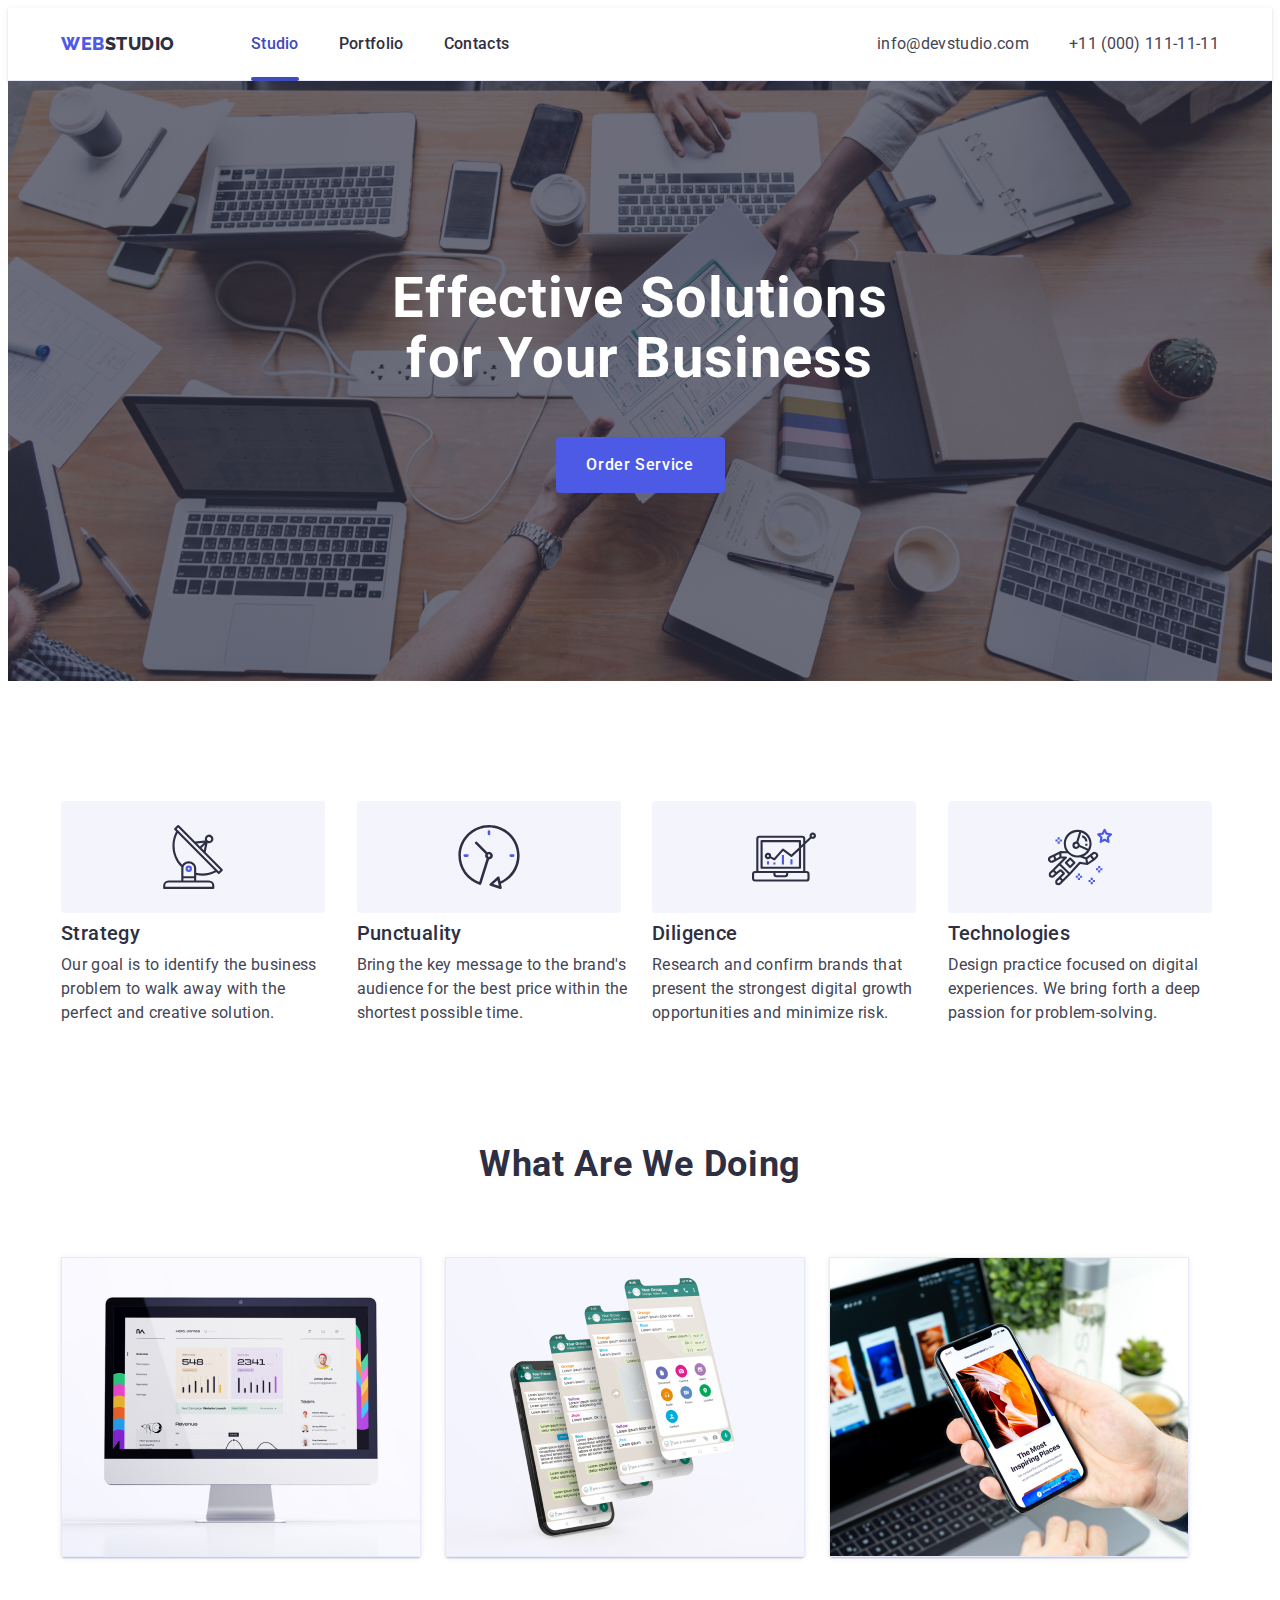
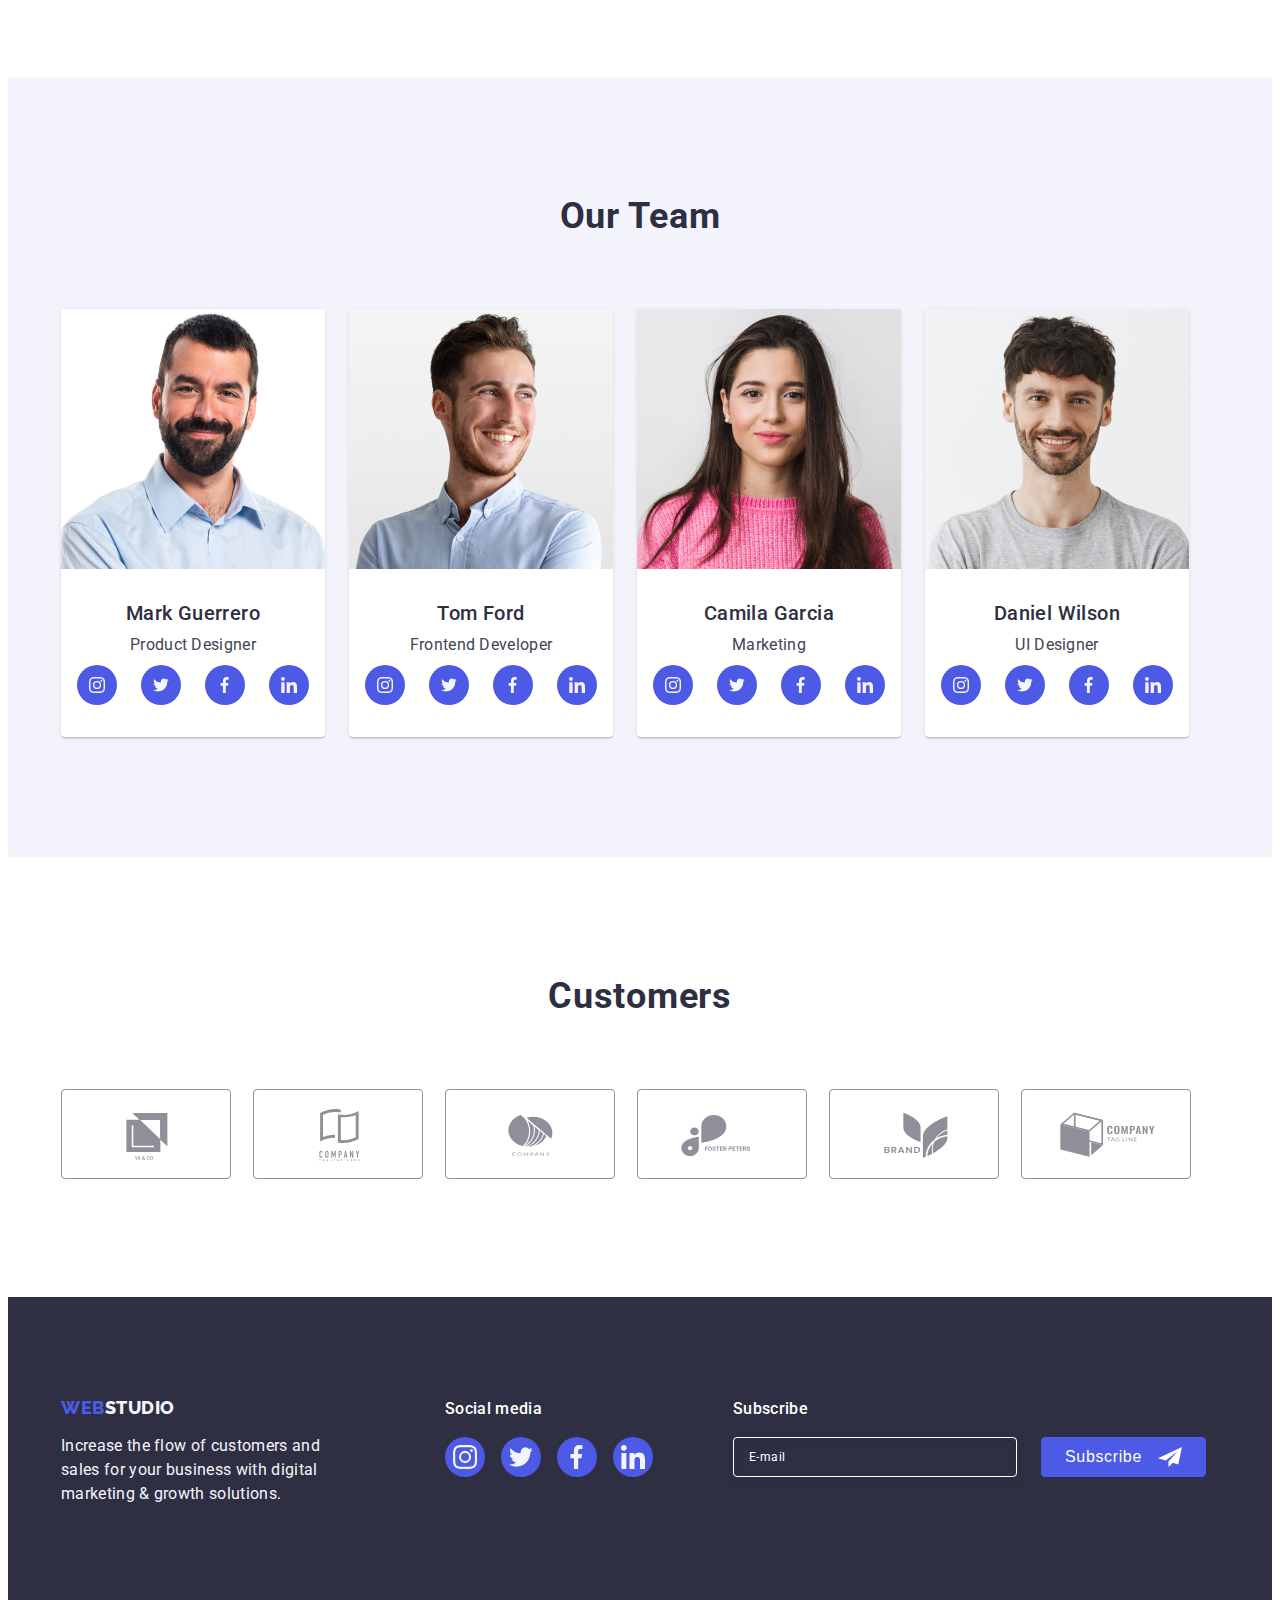
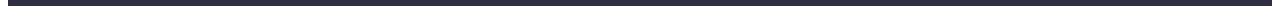
<file: index.html>
<!DOCTYPE html>
<html lang="en">
  <head>
    <meta charset="UTF-8" />
    <meta http-equiv="X-UA-Compatible" content="IE=edge" />
    <meta name="viewport" content="width=device-width, initial-scale=1.0" />
    <title>Bisness-up</title>

    <link rel="preconnect" href="https://fonts.googleapis.com" />
    <link rel="preconnect" href="https://fonts.gstatic.com" crossorigin />
    <link
      href="https://fonts.googleapis.com/css2?family=Raleway:wght@800&family=Roboto:wght@400;500;700&display=swap"
      rel="stylesheet"
    />
    <link
      rel="stylesheet"
      href="https://cdnjs.cloudflare.com/ajax/libs/modern-normalize/2.0.0/modern-normalize.min.css"
      integrity="sha512-4xo8blKMVCiXpTaLzQSLSw3KFOVPWhm/TRtuPVc4WG6kUgjH6J03IBuG7JZPkcWMxJ5huwaBpOpnwYElP/m6wg=="
      crossorigin="anonymous"
      referrerpolicy="no-referrer"
    />
    <link rel="stylesheet" href="./css/style.css" />
  </head>
  <body>
    <!--Header section -->
    <header class="header-bg header-section">
      <div class="container header-container">
        <nav class="header-nav">
          <a class="logo link header-logo" href="./index.html"
            >Web<span class="span-logo">Studio</span></a
          >
          <ul class="list header-nav-list">
            <li>
              <a class="header-nav-link active link" href="./index.html"
                >Studio</a
              >
            </li>
            <li>
              <a class="header-nav-link link" href="./portfolio.html"
                >Portfolio</a
              >
            </li>
            <li>
              <a class="header-nav-link link" href="">Contacts</a>
            </li>
          </ul>
        </nav>

        <address class="adress-style">
          <ul class="list adress-list">
            <li>
              <a class="address link" href="mailto:info@devstudio.com"
                >info@devstudio.com</a
              >
            </li>
            <li>
              <a class="address link" href="tel:+110001111111"
                >+11 (000) 111-11-11</a
              >
            </li>
          </ul>
        </address>
      </div>
    </header>
    <main>
      <!--section 1-->
      <section class="hero-section section">
        <div class="container">
          <h1 class="main-title">Effective Solutions for Your Business</h1>
          <button data-modal-open class="btn hero-btn" type="button">Order Service</button>
        </div>
      </section>

      <!--section 2-->
      <section class="section-about">
        <div class="container">
          <h2 hidden class="visually-hidden">Something</h2>
          <ul class="list feature-list">
            <li class="item">
              <div class="about-icon">
                <svg class="" width="64" height="64">
                  <use href="./images/icons.svg#antenna"></use>
                </svg>
              </div>
              <h3 class="second-title">Strategy</h3>
              <p class="about-title">
                Our goal is to identify the business problem to walk away with
                the perfect and creative solution.
              </p>
            </li>
            <li class="item">
              <div class="about-icon">
                <svg class="" width="64" height="64">
                  <use href="./images/icons.svg#clock"></use>
                </svg>
              </div>
              <h3 class="second-title">Punctuality</h3>
              <p class="about-title">
                Bring the key message to the brand's audience for the best price
                within the shortest possible time.
              </p>
            </li>
            <li class="item">
              <div class="about-icon">
                <svg class="" width="64" height="64">
                  <use href="./images/icons.svg#diagram"></use>
                </svg>
              </div>
              <h3 class="second-title">Diligence</h3>
              <p class="about-title">
                Research and confirm brands that present the strongest digital
                growth opportunities and minimize risk.
              </p>
            </li>
            <li class="item">
              <div class="about-icon">
                <svg class="" width="64" height="64">
                  <use href="./images/icons.svg#astronaut"></use>
                </svg>
              </div>
              <h3 class="second-title">Technologies</h3>
              <p class="about-title">
                Design practice focused on digital experiences. We bring forth a
                deep passion for problem-solving.
              </p>
            </li>
          </ul>
        </div>
      </section>

      <!--section 3-->
      <section class="section">
        <div class="container">
          <h2 class="about-section">What are we doing</h2>
          <ul class="list about-list">
            <li class="about-section-item">
              <img
                src="./images/What%20are%20we%20doing/imge1.jpg"
                alt="pk"
                width="360"
                height="300"
              />
            </li>
            <li class="about-section-item">
              <img
                src="./images/What%20are%20we%20doing/imge2.jpg"
                alt="tel"
                width="360"
                height="300"
              />
            </li>
            <li class="about-section-item">
              <img
                src="./images/What%20are%20we%20doing/imge3.jpg"
                alt="tel and pk"
                width="360"
                height="300"
              />
            </li>
          </ul>
        </div>
      </section>

      <!--section 4-->

      <section class="section-team section">
        <div class="container about-container">
          <h2 class="about-section">Our Team</h2>
          <ul class="list team-list">
            <li class="ul-bg about-section-item">
              <img
                src="./images/Our%20Team/mark.jpg"
                alt="Mark Guerrero"
                width="264"
                height="260"
              />
              <div class="img-team">
                <h3 class="second-title">Mark Guerrero</h3>
                <p class="about-title">Product Designer</p>
                <ul class="team-social-list list">
                  <li class="team-social-item">
                    <a class="team-social-link" href="">
                      <svg class="team-social-svg" width="16" height="16">
                        <use href="./images/icons.svg#instagram"></use>
                      </svg>
                    </a>
                  </li>
                  <li class="team-social-item">
                    <a class="team-social-link" href="">
                      <svg class="team-social-svg" width="16" height="16">
                        <use href="./images/icons.svg#twitter"></use>
                      </svg>
                    </a>
                  </li>
                  <li class="team-social-item">
                    <a class="team-social-link" href="">
                      <svg class="team-social-svg" width="16" height="16">
                        <use href="./images/icons.svg#facebook"></use>
                      </svg>
                    </a>
                  </li>
                  <li class="team-social-item">
                    <a class="team-social-link" href="">
                      <svg class="team-social-svg" width="16" height="16">
                        <use href="./images/icons.svg#linkedin"></use>
                      </svg>
                    </a>
                  </li>
                </ul>
              </div>
            </li>
            <li class="ul-bg about-section-item">
              <img
                src="./images/Our%20Team/tom.jpg"
                alt="Tom Ford"
                width="264"
                height="260"
              />
              <div class="img-team">
                <h3 class="second-title">Tom Ford</h3>
                <p class="about-title">Frontend Developer</p>
                <ul class="team-social-list list">
                  <li class="team-social-item">
                    <a class="team-social-link" href="">
                      <svg class="team-social-svg" width="16" height="16">
                        <use href="./images/icons.svg#instagram"></use>
                      </svg>
                    </a>
                  </li>
                  <li class="team-social-item">
                    <a class="team-social-link" href="">
                      <svg class="team-social-svg" width="16" height="16">
                        <use href="./images/icons.svg#twitter"></use>
                      </svg>
                    </a>
                  </li>
                  <li class="team-social-item">
                    <a class="team-social-link" href="">
                      <svg class="team-social-svg" width="16" height="16">
                        <use href="./images/icons.svg#facebook"></use>
                      </svg>
                    </a>
                  </li>
                  <li class="team-social-item">
                    <a class="team-social-link" href="">
                      <svg class="team-social-svg" width="16" height="16">
                        <use href="./images/icons.svg#linkedin"></use>
                      </svg>
                    </a>
                  </li>
                </ul>
              </div>
            </li>
            <li class="ul-bg about-section-item">
              <img
                src="./images/Our%20Team/camila.jpg"
                alt="Camila Garcia"
                width="264"
                height="260"
              />
              <div class="img-team">
                <h3 class="second-title">Camila Garcia</h3>
                <p class="about-title">Marketing</p>
                <ul class="team-social-list list">
                  <li class="team-social-item">
                    <a class="team-social-link" href="">
                      <svg class="team-social-svg" width="16" height="16">
                        <use href="./images/icons.svg#instagram"></use>
                      </svg>
                    </a>
                  </li>
                  <li class="team-social-item">
                    <a class="team-social-link" href="">
                      <svg class="team-social-svg" width="16" height="16">
                        <use href="./images/icons.svg#twitter"></use>
                      </svg>
                    </a>
                  </li>
                  <li class="team-social-item">
                    <a class="team-social-link" href="">
                      <svg class="team-social-svg" width="16" height="16">
                        <use href="./images/icons.svg#facebook"></use>
                      </svg>
                    </a>
                  </li>
                  <li class="team-social-item">
                    <a class="team-social-link" href="">
                      <svg class="team-social-svg" width="16" height="16">
                        <use href="./images/icons.svg#linkedin"></use>
                      </svg>
                    </a>
                  </li>
                </ul>
              </div>
            </li>
            <li class="ul-bg about-section-item">
              <img
                src="./images/Our%20Team/daniel.jpg"
                alt="Daniel Wilson"
                width="264"
                height="260"
              />
              <div class="img-team">
                <h3 class="second-title">Daniel Wilson</h3>
                <p class="about-title">UI Designer</p>
                <ul class="team-social-list list">
                  <li class="team-social-item">
                    <a class="team-social-link" href="">
                      <svg class="team-social-svg" width="16" height="16">
                        <use href="./images/icons.svg#instagram"></use>
                      </svg>
                    </a>
                  </li>
                  <li class="team-social-item">
                    <a class="team-social-link" href="">
                      <svg class="team-social-svg" width="16" height="16">
                        <use href="./images/icons.svg#twitter"></use>
                      </svg>
                    </a>
                  </li>
                  <li class="team-social-item">
                    <a class="team-social-link" href="">
                      <svg class="team-social-svg" width="16" height="16">
                        <use href="./images/icons.svg#facebook"></use>
                      </svg>
                    </a>
                  </li>
                  <li class="team-social-item">
                    <a class="team-social-link" href="">
                      <svg class="team-social-svg" width="16" height="16">
                        <use href="./images/icons.svg#linkedin"></use>
                      </svg>
                    </a>
                  </li>
                </ul>
              </div>
            </li>
          </ul>
        </div>
      </section>
      <section class="customers">
        <div class="container">
          <h2 class="customers-title title">Customers</h2>
          <ul class="customers-list list">
            <li class="customers-item">
              <a class="customers-link link" href="">
                <svg class="company-svg" width="104" height="56">
                  <use href="./images/icons.svg#ya-co"></use>
                </svg>
              </a>
            </li>
            <li class="customers-item">
              <a class="customers-link link" href="">
                <svg class="company-svg" width="104" height="56">
                  <use href="./images/icons.svg#company"></use>
                </svg>
              </a>
            </li>
            <li class="customers-item">
              <a class="customers-link link" href="">
                <svg class="company-svg" width="104" height="56">
                  <use href="./images/icons.svg#Object"></use>
                </svg>
              </a>
            </li>
            <li class="customers-item">
              <a class="customers-link link" href="">
                <svg class="company-svg" width="104" height="56">
                  <use href="./images/icons.svg#group"></use>
                </svg>
              </a>
            </li>
            <li class="customers-item">
              <a class="customers-link link" href=""
                ><svg class="company-svg" width="104" height="56">
                  <use href="./images/icons.svg#brand"></use>
                </svg>
              </a>
            </li>
            <li class="customers-item">
              <a class="customers-link link" href=""
                ><svg class="company-svg" width="104" height="56">
                  <use href="./images/icons.svg#tag-line"></use>
                </svg>
              </a>
            </li>
          </ul>
        </div>
      </section>
    </main>

    <!--footer section-->
    <footer class="footer-bg">
      <div class="container footer-container">
        <div class="footer-left-side">
          <a class="logo link footer-logo-link" href="./index.html"
            >Web<span class="footer-logo-txt">Studio</span></a
          >
          <p class="footer-left-txt">
            Increase the flow of customers and sales for your business with
            digital marketing & growth solutions.
          </p>
        </div>
        <div class="footer-midle-side">
          <p class="footer-midle-txt">Social media</p>
          <ul class="footer-social-list list">
            <li class="footer-social-item">
              <a class="footer-social-link" href="">
                <svg class="footer-social-svg" width="24" height="24">
                  <use href="./images/icons.svg#instagram"></use>
                </svg>
              </a>
            </li>
            <li class="footer-social-item">
              <a class="footer-social-link" href="">
                <svg class="footer-social-svg" width="24" height="24">
                  <use href="./images/icons.svg#twitter"></use>
                </svg>
              </a>
            </li>
            <li class="footer-social-item">
              <a class="footer-social-link" href="">
                <svg class="footer-social-svg" width="24" height="24">
                  <use href="./images/icons.svg#facebook"></use>
                </svg>
              </a>
            </li>
            <li class="footer-social-item">
              <a class="footer-social-link" href="">
                <svg class="footer-social-svg" width="24" height="24">
                  <use href="./images/icons.svg#linkedin"></use>
                </svg>
              </a>
            </li>
          </ul>
        </div>
        <div class="fotter-form-box">
          <p class="footer-form-text">Subscribe</p>
          <form class="footer-form">
            <input
              class="footer-form-input"
              name="email"
              type="email"
              id="email"
            />
            <label class="footer-form-label" for="email">E-mail</label>
            <button class="footer-btn" type="submit">
              Subscribe
              <svg class="send-svg" width="24" height="20">
                <use href="./images/icons.svg#send"></use>
              </svg>
            </button>
          </form>
        </div>
      </div>
    </footer>
    <div data-modal class="backdrop is-hidden">
      <div class="modal">
        <button data-modal-close class="close-modal-btn" type="button">
          <svg class="modal-close-svg" width="8" height="8">
            <use href="./images/icons.svg#close-modal"></use>
          </svg>
        </button>
        <h2 class="modal-title">
          Leave your contacts and we will call you back
        </h2>
        <form class="modal-form">
          <label class="modal-label">
            <span class="modal-label-text name-text"> Name</span>
            <span class="modal-form-box">
              <input
                class="modal-input"
                type="text"
                name="user_name"
                required
              />
              <svg class="modal-label-svg" width="18" height="24">
                <use href="./images/icons.svg#person"></use>
              </svg>
            </span>
          </label>
          <label class="modal-label">
            <span class="modal-label-text">Phone</span>
            <span class="modal-form-box">
              <input
                class="modal-input"
                type="tel"
                name="user_phone"
                required
              />
              <svg class="modal-label-svg" width="18" height="24">
                <use href="./images/icons.svg#phone"></use>
              </svg>
            </span>
          </label>
          <label class="modal-label">
            <span class="modal-label-text">Email</span>
            <span class="modal-form-box">
              <input
                class="modal-input"
                type="email"
                name="user_email"
                required
              />
              <svg class="modal-label-svg" width="18" height="24">
                <use href="./images/icons.svg#email"></use>
              </svg>
            </span>
          </label>
          <label class="modal-label">
            <span class="modal-label-text"> Comment</span>
            <textarea
              class="modal-form-message"
              name="user_message"
              placeholder="Text input"
            ></textarea>
          </label>
          <input
            class="modal-form-check visually-hidden"
            type="checkbox"
            name="user_policy"
            id="user_policy"
          />
          <label class="modal-form-check-desc" for="user_policy">
            <span class="modal-form-checkbox"
              ><svg class="checkbox-svg" width="" height="">
                <use href="./images/icons.svg#checkbox"></use>
              </svg>
            </span>
            I accept the terms and conditions of the
            <a class="policy-link" href="">Privacy Policy</a>
          </label>

          <button class="modal-send-btn" type="submit">Send</button>
        </form>
      </div>
    </div>
    <script src="./js/modal.js"></script>
  </body>
</html>
</file>
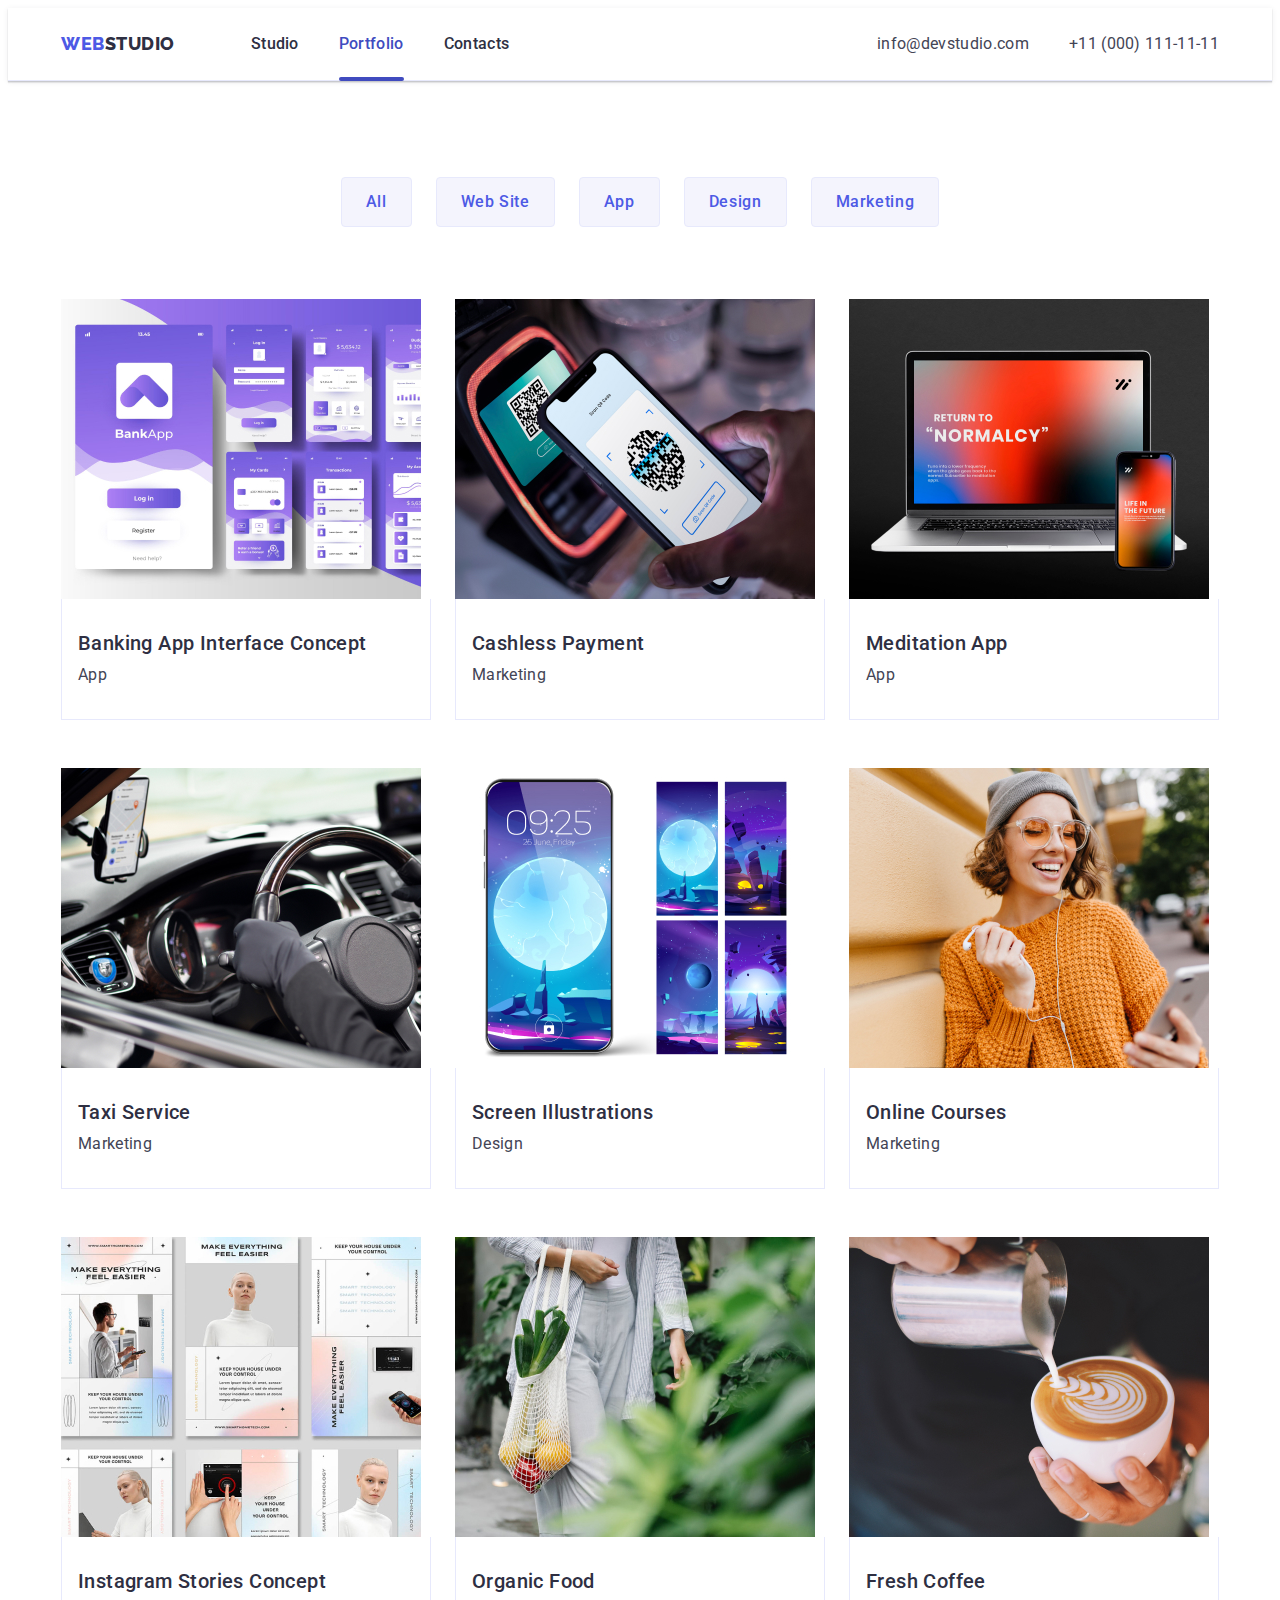
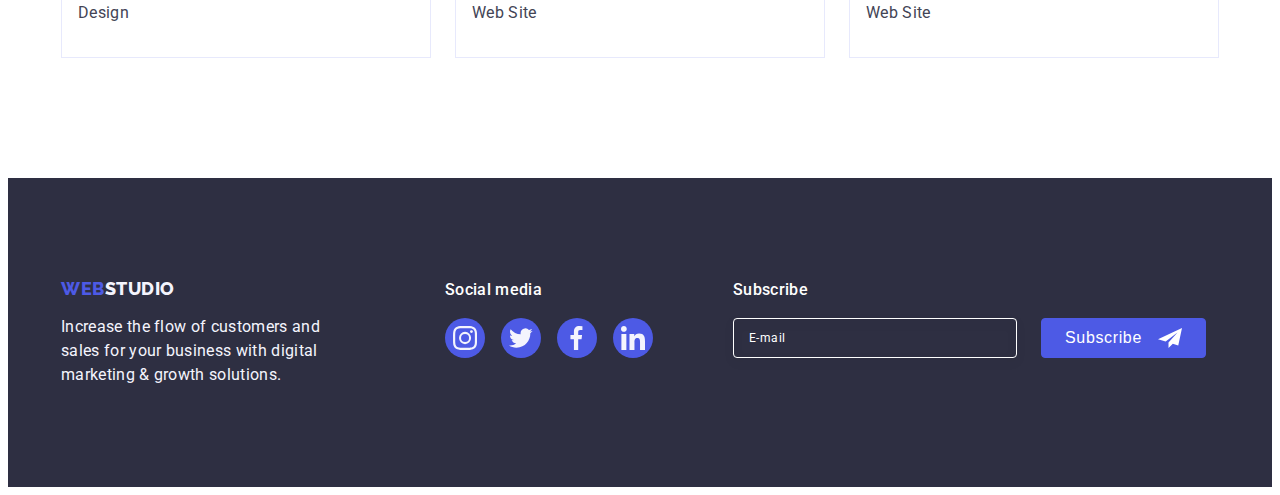
<file: portfolio.html>
<!DOCTYPE html>
<html lang="en">
  <head>
    <meta charset="UTF-8" />
    <meta http-equiv="X-UA-Compatible" content="IE=edge" />
    <meta name="viewport" content="width=device-width, initial-scale=1.0" />
    <title>Portfolio</title>
    <link rel="preconnect" href="https://fonts.googleapis.com" />
    <link rel="preconnect" href="https://fonts.gstatic.com" crossorigin />
    <link
      href="https://fonts.googleapis.com/css2?family=Raleway:wght@800&family=Roboto:wght@400;500;700&display=swap"
      rel="stylesheet"
    />
    <link
      rel="stylesheet"
      href="https://cdnjs.cloudflare.com/ajax/libs/modern-normalize/2.0.0/modern-normalize.min.css"
      integrity="sha512-4xo8blKMVCiXpTaLzQSLSw3KFOVPWhm/TRtuPVc4WG6kUgjH6J03IBuG7JZPkcWMxJ5huwaBpOpnwYElP/m6wg=="
      crossorigin="anonymous"
      referrerpolicy="no-referrer"
    />
    <link rel="stylesheet" href="./css/style.css" />
  </head>
  <body>
    <!--header-->
    <header class="header-bg header-section">
      <div class="container header-container">
        <nav class="header-nav">
          <a class="logo link header-logo" href="./index.html"
            >Web<span class="span-logo">Studio</span></a
          >
          <ul class="list header-nav-list">
            <li>
              <a class="header-nav-link link" href="./index.html">Studio</a>
            </li>
            <li>
              <a class="header-nav-link active link" href="./portfolio.html"
                >Portfolio</a
              >
            </li>
            <li>
              <a class="header-nav-link link" href="">Contacts</a>
            </li>
          </ul>
        </nav>

        <address class="adress-style">
          <ul class="list adress-list">
            <li>
              <a class="address link" href="mailto:info@devstudio.com"
                >info@devstudio.com</a
              >
            </li>
            <li>
              <a class="address link" href="tel:+110001111111"
                >+11 (000) 111-11-11</a
              >
            </li>
          </ul>
        </address>
      </div>
    </header>
    <!--main-->
    <main>
      <!--section-->
      <section class="section-one">
        <div class="container">
          <h2 class="visually-hidden">Something</h2>
          <ul class="list feature-list-btn">
            <li>
              <button class="btn btn-portfolio" type="button">All</button>
            </li>
            <li>
              <button class="btn btn-portfolio" type="button">Web Site</button>
            </li>
            <li>
              <button class="btn btn-portfolio" type="button">App</button>
            </li>
            <li>
              <button class="btn btn-portfolio" type="button">Design</button>
            </li>
            <li>
              <button class="btn btn-portfolio" type="button">Marketing</button>
            </li>
          </ul>
          <ul class="list card-flex">
            <li class="card-item">
              <a href="" class="card-link link">
                <div class="overlay-box">
                  <img
                    src="./images/portfolio/img-1.jpg"
                    alt="Banking App Interface Concept"
                  />
                  <p class="overlay-txt">
                    14 Stylish and User-Friendly App Design Concepts · Task
                    Manager App · Calorie Tracker App · Exotic Fruit Ecommerce
                    App · Cloud Storage App
                  </p>
                </div>
                <div class="card-div">
                  <h2 class="title-portfolio">Banking App Interface Concept</h2>
                  <p class="title-port">App</p>
                </div>
              </a>
            </li>
            <li class="card-item">
              <a href="" class="card-link link">
                <div class="overlay-box">
                  <img
                    src="./images/portfolio/img-2.jpg"
                    alt="Banking App Interface Concept"
                  />
                  <p class="overlay-txt">
                    14 Stylish and User-Friendly App Design Concepts · Task
                    Manager App · Calorie Tracker App · Exotic Fruit Ecommerce
                    App · Cloud Storage App
                  </p>
                </div>
                <div class="card-div">
                  <h2 class="title-portfolio">Cashless Payment</h2>
                  <p class="title-port">Marketing</p>
                </div>
              </a>
            </li>
            <li class="card-item">
              <a href="" class="card-link link">
                <div class="overlay-box">
                  <img
                    src="./images/portfolio/img-3.jpg"
                    alt="Banking App Interface Concept"
                  />
                  <p class="overlay-txt">
                    14 Stylish and User-Friendly App Design Concepts · Task
                    Manager App · Calorie Tracker App · Exotic Fruit Ecommerce
                    App · Cloud Storage App
                  </p>
                </div>
                <div class="card-div">
                  <h2 class="title-portfolio">Meditation App</h2>
                  <p class="title-port">App</p>
                </div>
              </a>
            </li>
            <li class="card-item">
              <a href="" class="card-link link">
                <div class="overlay-box">
                  <img
                    src="./images/portfolio/img-4.jpg"
                    alt="Banking App Interface Concept"
                  />
                  <p class="overlay-txt">
                    14 Stylish and User-Friendly App Design Concepts · Task
                    Manager App · Calorie Tracker App · Exotic Fruit Ecommerce
                    App · Cloud Storage App
                  </p>
                </div>
                <div class="card-div">
                  <h2 class="title-portfolio">Taxi Service</h2>
                  <p class="title-port">Marketing</p>
                </div>
              </a>
            </li>
            <li class="card-item">
              <a href="" class="card-link link">
                <div class="overlay-box">
                  <img
                    src="./images/portfolio/img-5.jpg"
                    alt="Banking App Interface Concept"
                  />
                  <p class="overlay-txt">
                    14 Stylish and User-Friendly App Design Concepts · Task
                    Manager App · Calorie Tracker App · Exotic Fruit Ecommerce
                    App · Cloud Storage App
                  </p>
                </div>
                <div class="card-div">
                  <h2 class="title-portfolio">Screen Illustrations</h2>
                  <p class="title-port">Design</p>
                </div>
              </a>
            </li>
            <li class="card-item">
              <a href="" class="card-link link">
                <div class="overlay-box">
                  <img
                    src="./images/portfolio/img-6.jpg"
                    alt="Banking App Interface Concept"
                  />
                  <p class="overlay-txt">
                    14 Stylish and User-Friendly App Design Concepts · Task
                    Manager App · Calorie Tracker App · Exotic Fruit Ecommerce
                    App · Cloud Storage App
                  </p>
                </div>
                <div class="card-div">
                  <h2 class="title-portfolio">Online Courses</h2>
                  <p class="title-port">Marketing</p>
                </div>
              </a>
            </li>
            <li class="card-item">
              <a href="" class="card-link link">
                <div class="overlay-box">
                  <img
                    src="./images/portfolio/img-7.jpg"
                    alt="Banking App Interface Concept"
                  />
                  <p class="overlay-txt">
                    14 Stylish and User-Friendly App Design Concepts · Task
                    Manager App · Calorie Tracker App · Exotic Fruit Ecommerce
                    App · Cloud Storage App
                  </p>
                </div>
                <div class="card-div">
                  <h2 class="title-portfolio">Instagram Stories Concept</h2>
                  <p class="title-port">Design</p>
                </div>
              </a>
            </li>
            <li class="card-item">
              <a href="" class="card-link link">
                <div class="overlay-box">
                  <img
                    src="./images/portfolio/img-8.jpg"
                    alt="Banking App Interface Concept"
                  />
                  <p class="overlay-txt">
                    14 Stylish and User-Friendly App Design Concepts · Task
                    Manager App · Calorie Tracker App · Exotic Fruit Ecommerce
                    App · Cloud Storage App
                  </p>
                </div>
                <div class="card-div">
                  <h2 class="title-portfolio">Organic Food</h2>
                  <p class="title-port">Web Site</p>
                </div>
              </a>
            </li>
            <li class="card-item">
              <a href="" class="card-link link">
                <div class="overlay-box">
                  <img
                    src="./images/portfolio/img-9.jpg"
                    alt="Banking App Interface Concept"
                  />
                  <p class="overlay-txt">
                    14 Stylish and User-Friendly App Design Concepts · Task
                    Manager App · Calorie Tracker App · Exotic Fruit Ecommerce
                    App · Cloud Storage App
                  </p>
                </div>
                <div class="card-div">
                  <h2 class="title-portfolio">Fresh Coffee</h2>
                  <p class="title-port">Web Site</p>
                </div>
              </a>
            </li>
          </ul>
        </div>
      </section>
    </main>
    <footer class="footer-bg">
      <div class="container footer-container">
        <div class="footer-left-side">
          <a class="logo link footer-logo-link" href="./index.html"
            >Web<span class="footer-logo-txt">Studio</span></a
          >
          <p class="footer-left-txt">
            Increase the flow of customers and sales for your business with
            digital marketing & growth solutions.
          </p>
        </div>
        <div class="footer-midle-side">
          <p class="footer-midle-txt">Social media</p>
          <ul class="footer-social-list list">
            <li class="footer-social-item">
              <a class="footer-social-link" href="">
                <svg class="footer-social-svg" width="24" height="24">
                  <use href="./images/icons.svg#instagram"></use>
                </svg>
              </a>
            </li>
            <li class="footer-social-item">
              <a class="footer-social-link" href="">
                <svg class="footer-social-svg" width="24" height="24">
                  <use href="./images/icons.svg#twitter"></use>
                </svg>
              </a>
            </li>
            <li class="footer-social-item">
              <a class="footer-social-link" href="">
                <svg class="footer-social-svg" width="24" height="24">
                  <use href="./images/icons.svg#facebook"></use>
                </svg>
              </a>
            </li>
            <li class="footer-social-item">
              <a class="footer-social-link" href="">
                <svg class="footer-social-svg" width="24" height="24">
                  <use href="./images/icons.svg#linkedin"></use>
                </svg>
              </a>
            </li>
          </ul>
        </div>
        <div class="fotter-form-box">
          <p class="footer-form-text">Subscribe</p>
          <form class="footer-form">
            <input
              class="footer-form-input"
              name="email"
              type="email"
              id="email"
            />
            <label class="footer-form-label" for="email">E-mail</label>
            <button class="footer-btn" type="submit">
              Subscribe
              <svg class="send-svg" width="24" height="20">
                <use href="./images/icons.svg#send"></use>
              </svg>
            </button>
          </form>
        </div>
      </div>
    </footer>
    <div data-modal class="backdrop is-hidden">
      <div class="modal">
        <button data-modal-close class="close-modal-btn" type="button">
          <svg class="modal-close-svg" width="8" height="8">
            <use href="./images/icons.svg#close-modal"></use>
          </svg>
        </button>
        <h2 class="modal-title">
          Leave your contacts and we will call you back
        </h2>
        <form class="modal-form">
          <label class="modal-label">
            <span class="modal-label-text name-text"> Name</span>
            <span class="modal-form-box">
              <input
                class="modal-input"
                type="text"
                name="user_name"
                required
              />
              <svg class="modal-label-svg" width="18" height="24">
                <use href="./images/icons.svg#person"></use>
              </svg>
            </span>
          </label>
          <label class="modal-label">
            <span class="modal-label-text">Phone</span>
            <span class="modal-form-box">
              <input
                class="modal-input"
                type="tel"
                name="user_phone"
                required
              />
              <svg class="modal-label-svg" width="18" height="24">
                <use href="./images/icons.svg#phone"></use>
              </svg>
            </span>
          </label>
          <label class="modal-label">
            <span class="modal-label-text">Email</span>
            <span class="modal-form-box">
              <input
                class="modal-input"
                type="email"
                name="user_email"
                required
              />
              <svg class="modal-label-svg" width="18" height="24">
                <use href="./images/icons.svg#email"></use>
              </svg>
            </span>
          </label>
          <label class="modal-label">
            <span class="modal-label-text"> Comment</span>
            <textarea
              class="modal-form-message"
              name="user_message"
              placeholder="Text input"
            ></textarea>
          </label>
          <input
            class="modal-form-check visually-hidden"
            type="checkbox"
            name="user_policy"
            id="user_policy"
          />
          <label class="modal-form-check-desc" for="user_policy">
            <span class="modal-form-checkbox"
              ><svg class="checkbox-svg" width="" height="">
                <use href="./images/icons.svg#checkbox"></use>
              </svg>
            </span>
            I accept the terms and conditions of the
            <a class="policy-link" href="">Privacy Policy</a>
          </label>

          <button class="modal-send-btn" type="submit">Send</button>
        </form>
      </div>
    </div>
    <script src="./js/modal.js"></script>
  </body>
</html>
</file>
<file: css/style.css>
/*загальні стилі*/
:root {
    /*кольори шрифтів*/
    --title-txt-color: #2e2f42;
    --txt-color: #434455;
    --white-txt-color: #fff;

    /*background-color*/
    --section1-color: #e5e5e5;
    --section3-color: #f4f4fd;

    /*logo*/
    --logo-color: #4d5ae5;

    /* animation */
    --duration-and-timing-function: 250ms cubic-bezier(0.4, 0, 0.2, 1);
}



/*body style*/

body {
    font-family: 'Roboto', sans-serif;
    color: var(--txt-color);
    background-color: var(--white-txt-color);
    font-weight: 400;
    font-size: 16px;
    line-height: 1.5;
    font-style: normal;
    letter-spacing: 0.02em;
}

/*reset start*/
h1,
h2,
h3,
h4,
h5,
h6,
p,
ul,
li,
ol {
    margin: 0;
    padding: 0;
}

img {
    display: block;
}

button {
    cursor: pointer;
    padding: 0;
    margin: 0;
}

.section {
    padding-bottom: 120px;
}

.feature-list {
    display: flex;
    gap: 24px;
    padding: 0px;
    justify-content: center;
}

.card-link {
    display: block;

    transition: box-shadow var(--duration-and-timing-function);
}



.card-link:hover,
.card-link:focus {
    box-shadow: 0px 1px 6px rgba(46, 47, 66, 0.08),
        0px 1px 1px rgba(46, 47, 66, 0.16),
        0px 2px 1px rgba(46, 47, 66, 0.08);
}

.about-section-item {
    border-radius: 0px 0px 4px 4px;
    box-shadow: 0px 1px 6px rgba(46, 47, 66, 0.08),
        0px 1px 1px rgba(46, 47, 66, 0.16),
        0px 2px 1px rgba(46, 47, 66, 0.08);
    border-radius: 0px 0px 4px 4px;
}

.overlay-box {
    position: relative;
    overflow: hidden;
}

.card-link:hover .overlay-txt,
.card-link:focus .overlay-txt {
    transform: translateY(0);

}

.overlay-txt {
    position: absolute;
    left: 0;
    bottom: 0;
    width: 100%;
    height: 100%;
    padding: 40px 32px;

    transform: translateY(100%);
    font-weight: 400;
    font-size: 16px;
    line-height: 1.5;
    letter-spacing: 0.02em;
    color: var(--section3-color);
    background-color: var(--logo-color);

    transition: transform var(--duration-and-timing-function);

}

.about-container {
    padding: 32px 16px;
}

.about-icon {
    display: flex;
    justify-content: center;
    align-items: center;
    margin-bottom: 8px;


    width: 264px;
    height: 112px;
    background-color: var(--section3-color);
    border-radius: 4px;
}

.img-team {
    text-align: center;
    padding: 32px 16px;
}

.feature-list .item {
    width: calc((100% - 72px) / 4);
}

.about-list {
    display: flex;
    gap: 24px;
}

.team-list {
    display: flex;
    gap: 24px;
}

.header-section {
    border-bottom: 1px solid #e7e9fc;
    box-shadow: 0px 2px 1px rgba(46, 47, 66, 0.08),
        0px 1px 1px rgba(46, 47, 66, 0.16), 0px 1px 6px rgba(46, 47, 66, 0.08);
}

.container {
    width: 1158px;
    padding: 0 15px;
    margin-left: auto;
    margin-right: auto;

}

.header-container {
    display: flex;
    align-items: center;

}

.header-logo {
    margin-right: 76px;
}

.list {
    list-style-type: none;
    padding: 0;
    margin: 0;
}

/*link style*/
.link {
    text-decoration: none;
    color: inherit;
}

/*logo style*/
.logo {
    color: var(--logo-color);
    font-family: 'Raleway', sans-serif;
    font-weight: 800;
    font-size: 18px;
    line-height: 1.17;
    text-transform: uppercase;
    letter-spacing: 0.03em;
}

.footer-logo-link {
    display: inline-block;
    margin-bottom: 16px;
}

.footer-logo-txt {
    font-family: 'Raleway';
    font-style: normal;
    font-weight: 800;
    font-size: 18px;
    line-height: 1.17;
    letter-spacing: 0.03em;
    text-transform: uppercase;
    color: #F4F4FD;
}

.footer-midle-txt {
    margin-bottom: 16px;

    font-weight: 500;
    font-size: 16px;
    line-height: 1.5;


    letter-spacing: 0.02em;
    color: #FFFFFF;

}

.span-logo {
    color: var(--title-txt-color);
}

.footer-social-list {
    display: flex;
    gap: 16px;
}

.footer-social-item {}

.footer-social-link {
    display: flex;
    justify-content: center;
    align-items: center;
    width: 40px;
    height: 40px;
    background-color: var(--logo-color);
    border-radius: 50%;

    transition: background-color var(--duration-and-timing-function);
}

.footer-social-link:hover,
.footer-social-link:focus {
    background-color: #31D0AA;
    ;
}

.footer-social-svg {
    fill: #F4F4FD;
    ;
}
.footer-form-text {
    margin-bottom: 16px;
  
    font-weight: 500;
    font-size: 16px;
    line-height: 1.5;
    letter-spacing: 0.02em;
    color: var(--white-txt-color);
  }
  .footer-form {
    position: relative;
    display: flex;
    gap: 24px;
  }
  
  .footer-btn {
    display: flex;
    justify-content: center;
    align-items: center;
    padding: 0;
    width: 165px;
    height: 40px;
  
    font-style: normal;
    font-weight: 500;
    font-size: 16px;
    line-height: 1.5;
    text-align: center;
    letter-spacing: 0.04em;
    cursor: pointer;
    color: var(--white-txt-color);
    background-color: var(--logo-color);
    border-radius: 4px;
    border: 1px solid var(--logo-color);
    
  }
  .send-svg {
    margin-left: 16px;
  }
  
  .footer-form-input {
    width: 264px;
    padding-left: 16px;
  
    background-color: transparent;
    color: #ffffff;
    border: 1px solid #ffffff;
    filter: drop-shadow(0px 4px 4px rgba(0, 0, 0, 0.15));
    border-radius: 4px;
  }
  .footer-form-input:focus + .footer-form-label {
    opacity: 0;
  }
  .footer-form-label {
    position: absolute;
    top: 50%;
    left: 16px;
    transform: translate(0, -50%);
  
    font-size: 12px;
    line-height: 2;
    letter-spacing: 0.04em;
    color: var(--white-txt-color);
  }

/*nav style*/

.header-nav-list {
    display: flex;
    flex-direction: row;
    align-items: center;
    padding: 0px;
    gap: 40px;

}

.adress-list {
    display: flex;
    gap: 40px;
    margin-right: 0;
}

.header-nav {
    display: flex;
    align-items: center;

}

.header-nav-link {
    position: relative;
    display: block;
    padding: 24px 0;
    font-family: "Roboto", sans-serif;
    font-style: normal;

    color: var(--title-txt-color);
    font-weight: 500;
    font-size: 16px;
    line-height: 1.5;


    transition: color var(--duration-and-timing-function);
}

.header-nav-link:hover,
.header-nav-link:focus {
    color: #404bbf;
}

.active {
    color: #404bbf;
}

.active::after {
    content: '';
    display: block;
    width: 100%;
    height: 4px;
    position: absolute;
    left: 0;
    bottom: -1px;



    background-color: #404BBF;
    border-radius: 2px;

}

.adress-style {
    font-style: normal;
    margin-left: auto;
}

.address {
    transition: color var(--duration-and-timing-function);

    color: var(--txt-color);
}

.address:hover,
.address:focus {
    color: #404bbf;
}

.hero-section {
    background-color: var(--title-txt-color);
    margin-left: auto;
    margin-right: auto;
    padding: 188px 0;
    max-width: 1440px;

    background-image: linear-gradient(rgba(46, 47, 66, 0.7), rgba(46, 47, 66, 0.7)), url(../images/people-office/people-office-1.jpg);
    background-size: cover;
    background-repeat: no-repeat;
    background-position: center;



}

/*section background*/
.section-one {
    padding: 96px 0 120px;
}

/*title style*/
.section-title {}

.main-title {
    color: var(--white-txt-color);
    font-weight: 700;
    font-size: 56px;
    line-height: 1.07;
    text-align: center;
    letter-spacing: 0.02em;
    max-width: 496px;
    margin-left: auto;
    margin-right: auto;
}

.btn {
    font-family: 'Roboto', sans-serif;
    font-style: normal;
    background-color: var(--logo-color);
    color: var(--white-txt-color);
    font-weight: 500;
    font-size: 16px;
    line-height: 1.5;
    letter-spacing: 0.04em;
    cursor: pointer;

    display: block;
    border-radius: 4px;

    border: none;

    transition: background-color var(--duration-and-timing-function);
}

.btn:focus,
.btn:hover {
    background-color: #404bbf;
}

.hero-btn {
    margin-left: auto;
    margin-right: auto;
    margin-top: 48px;
    min-width: 169px;
    height: 56px;
}

.btn-portfolio {
    padding: 12px 24px;
    border: 1px solid #e7e9fc;

    color: var(--logo-color);
    background-color: var(--section3-color);
    font-weight: 500;
    font-size: 16px;
    line-height: 1.5;
    letter-spacing: 0.04em;
    cursor: pointer;

    transition:  color 250ms cubic-bezier(0.4, 0, 0.2, 1),
     background-color 250ms cubic-bezier(0.4, 0, 0.2, 1),
     border-color 250ms cubic-bezier(0.4, 0, 0.2, 1),
     box-shadow 250ms cubic-bezier(0.4, 0, 0.2, 1);;
}

.btn-portfolio:hover,
.btn-portfolio:focus {
    color: var(--white-txt-color);
    background-color: #404bbf;
    border: 1px solid transparent;
    box-shadow:
        0px 3px 1px rgba(0, 0, 0, 0.1),
        0px 2px 1px rgba(0, 0, 0, 0.08),
        0px 2px 2px rgba(0, 0, 0, 0.12);
}

.feature-list-btn {
    display: flex;
    gap: 24px;
    padding: 0px;
    justify-content: center;
    margin-bottom: 72px;
}

/*zaholovku h3 section 1*/
.second-title {
    color: var(--title-txt-color);
    font-weight: 500;
    font-size: 20px;
    line-height: 1.2;
    letter-spacing: 0.02em;
    margin-bottom: 8px;
}

/* paragraf*/
.about-title {
    color: var(--txt-color);
}

/*section about*/
.section-about {
    letter-spacing: 0.02em;
    padding: 120px 0;
}

.about-section {
    color: var(--title-txt-color);
    font-weight: 700;
    font-size: 36px;
    line-height: 1.11;
    text-align: center;
    text-transform: capitalize;
    letter-spacing: 0.02em;
    margin-bottom: 72px;
}

.visually-hidden {

    position: absolute;
    width: 1px;
    height: 1px;
    margin: -1px;
    border: 0;
    padding: 0;

    white-space: nowrap;
    clip-path: inset(100%);
    clip: rect(0 0 0 0);
    overflow: hidden;

}

/*section 3 background*/

.section-team {
    padding-top: 120px;

    background-color: var(--section3-color);

}

.team-social-list {
    display: flex;
    justify-content: center;
    gap: 24px;
    margin-top: 8px;
}

.team-social-link {
    background: var(--logo-color);
    display: flex;
    justify-content: center;
    align-items: center;
    width: 40px;
    height: 40px;
    border-radius: 50%;

    transition: background-color var(--duration-and-timing-function);
}

.team-social-svg {
    fill: #f4f4fd;
}

.team-social-link:hover,
.team-social-link:focus {
    background-color: #404BBF;
}




/* section 4*/
.ul-bg {
    background-color: #ffffff;
}

/* customers section */
.customers {
    padding: 120px 0;
}

.customers-title {
    margin-bottom: 72px;

    font-family: 'Roboto';
    font-style: normal;
    font-weight: 700;
    font-size: 36px;
    line-height: 1.11;
    color: var(--title-txt-color);

    text-align: center;
    letter-spacing: 0.02em;
    text-transform: capitalize;
}

.customers-list {
    display: flex;
    gap: 24px;

}

.customers-item {
    width: 168px;
    height: 88px;

}

.customers-link {
    display: flex;
    justify-content: center;
    align-items: center;
    width: 100%;
    height: 100%;
    color: #8E8F99;
    ;
    border: 1px solid #8E8F99;
    border-radius: 4px;

    transition: border-color var(--duration-and-timing-function),
        color var(--duration-and-timing-function);
}

.customers-link:hover,
.customers-link:focus {
    color: #404BBF;
    border-color: 1px solid #404BBF;
}

.company-svg {
    fill: currentColor;

}

/*footer*/
.footer-bg {
    background-color: var(--title-txt-color);
    padding: 100px 0;
}

.footer-container {
    display: flex;
    align-items: baseline;

}

.footer-left-side {
    margin-right: 120px;
}

.footer-left-txt {
    color: var(--section3-color);
    width: 264px;
}
.footer-midle-side{
    margin-right: 80px;
}

.portfolio-header-bg {
    background-color: var(--white-txt-color);
}

.title-portfolio {
    font-weight: 500;
    font-size: 20px;
    line-height: 1.2;
    letter-spacing: 0.02em;
    color: var(--title-txt-color);
    margin-bottom: 8px
}

.title-port {
    color: var(--txt-color);
}

.card-flex {
    display: flex;
    flex-wrap: wrap;
    gap: 48px 24px;
}

.card-item {
    width: calc((100% - 48px) / 3);
}

.card-div {
    padding: 32px 16px;
    border: 1px solid #e7e9fc;
    border-top: none;
}

/* modal-window */
.backdrop {
    position: fixed;
    top: 0;
    left: 0;
    width: 100%;
    height: 100%;

    background-color: rgba(46, 47, 66, 0.4);

    transition: opacity var(--duration-and-timing-function),
        visibility var(--duration-and-timing-function);
}

.backdrop.is-hidden {
    opacity: 0;
    visibility: hidden;
    pointer-events: none;

}

.modal {
    position: absolute;
    top: 50%;
    left: 50%;
    transform: translate(-50%, -50%);
    width: 408px;
    min-height: 584px;
    padding: 72px 24px 24px 24px;

    background-color: #FCFCFC;
    box-shadow: 0px 1px 1px rgba(0, 0, 0, 0.14), 0px 1px 3px rgba(0, 0, 0, 0.12), 0px 2px 1px rgba(0, 0, 0, 0.2);
    border-radius: 4px;

    transition: transform var(--duration-and-timing-function);
}

.close-modal-btn {
    display: flex;
    justify-content: center;
    align-items: center;
    position: absolute;
    top: 24px;
    right: 24px;
    width: 24px;
    height: 24px;

    border-radius: 50%;
    background-color: #E7E9FC;
    border: 1px solid rgba(0, 0, 0, 0.1);

    transition: background-color 250ms cubic-bezier(0.4, 0, 0.2, 1),
        border 250ms cubic-bezier(0.4, 0, 0.2, 1);
}

.close-modal-btn:hover,
.close-modal-btn:focus {
    background-color: #404bbf;
    border: none;
    fill: #fff;

}

.modal-close-svg{
    transition: fill 250ms cubic-bezier(0.4, 0, 0.2, 1);
}
/*  */
.modal-title {
    margin-bottom: 16px;
  
    font-weight: 500;
    font-size: 16px;
    text-align: center;
    color: var(--title-color);
  }

  .modal-form {
    display: flex;
    flex-direction: column;
  }
  .modal-label {
    margin-bottom: 8px;
  }
  .modal-input {
    width: 100%;
    height: 40px;
    padding-left: 38px;
  
    border: 1px solid rgba(46, 47, 66, 0.4);
    border-radius: 4px;
  
    transition: border 250ms cubic-bezier(0.4, 0, 0.2, 1);
  }
  .modal-input:focus-within {
    outline: none;
    border: 1px solid #4d5ae5;
  }
  .modal-label-text {
    display: block;
    margin-bottom: 4px;
  
    font-size: 12px;
    line-height: 1.16;
    letter-spacing: 0.01em;
    color: #8e8f99;
  }
  .modal-label-text.name-text {
    letter-spacing: 0.04em;
  }
  .modal-form-box {
    position: relative;
  }
  .modal-label-svg {
    position: absolute;
    top: 50%;
    left: 16px;
    transform: translateY(-50%);
  
    fill: var(--title-txt-color);
  
    transition: fill 250ms cubic-bezier(0.4, 0, 0.2, 1);
  }
  .modal-label:focus-within .modal-label-svg {
    fill: var(--logo-color);
  }
  .modal-form-message {
    width: 100%;
    height: 120px;
    padding: 8px 16px;
    resize: none;
  
    border: 1px solid rgba(46, 47, 66, 0.4);
    border-radius: 4px;
  
    transition: border 250ms cubic-bezier(0.4, 0, 0.2, 1);
  }
  .modal-form-message:focus {
    outline: none;
    border: 1px solid #4d5ae5;
  }
  .modal-form-message::placeholder {
    font-size: 12px;
    line-height: 1.17;
    letter-spacing: 0.04em;
    color: rgba(46, 47, 66, 0.4);
  }

  .modal-form-check-desc {
    display: flex;
    align-items: flex-end;
    gap: 8px;
  
    margin-bottom: 24px;
    font-size: 12px;
    line-height: 1.17;
    letter-spacing: 0.04em;
    color: #8e8f99;
  }
  .modal-form-checkbox {
    width: 16px;
    height: 16px;
    cursor: pointer;
    border: 1px solid rgba(46, 47, 66, 0.4);
    border-radius: 2px;
  }
  .modal-form-check:checked + .modal-form-check-desc > .modal-form-checkbox {
    background-color: var(--logo-color);
    border: none;
  }
  .modal-form-check:checked + .modal-form-check-desc .checkbox-svg {
    opacity: 1;
  }
  .checkbox-svg {
    opacity: 0;
    border: none;
  }
  .policy-link {
    color: var(--logo-color);
    display: block;
    margin-left: -5px;
  }
  .modal-send-btn {
    width: 169px;
    height: 56px;
    margin-left: auto;
    margin-right: auto;
  
    font-family: 'Roboto', sans-serif;
    font-style: normal;
    font-weight: 500;
    font-size: 16px;
    line-height: 1.5;
    text-align: center;
    letter-spacing: 0.04em;
    cursor: pointer;
    color: #ffffff;
    background-color: var(--logo-color);
    box-shadow: 0px 4px 4px rgba(0, 0, 0, 0.15);
    border-radius: 4px;
    border: none;
  
    transition: background-color 250ms cubic-bezier(0.4, 0, 0.2, 1);
  }
  .modal-send-btn:hover,
  .modal-send-btn:focus {
    background-color: #404bbf;
  }
</file>
